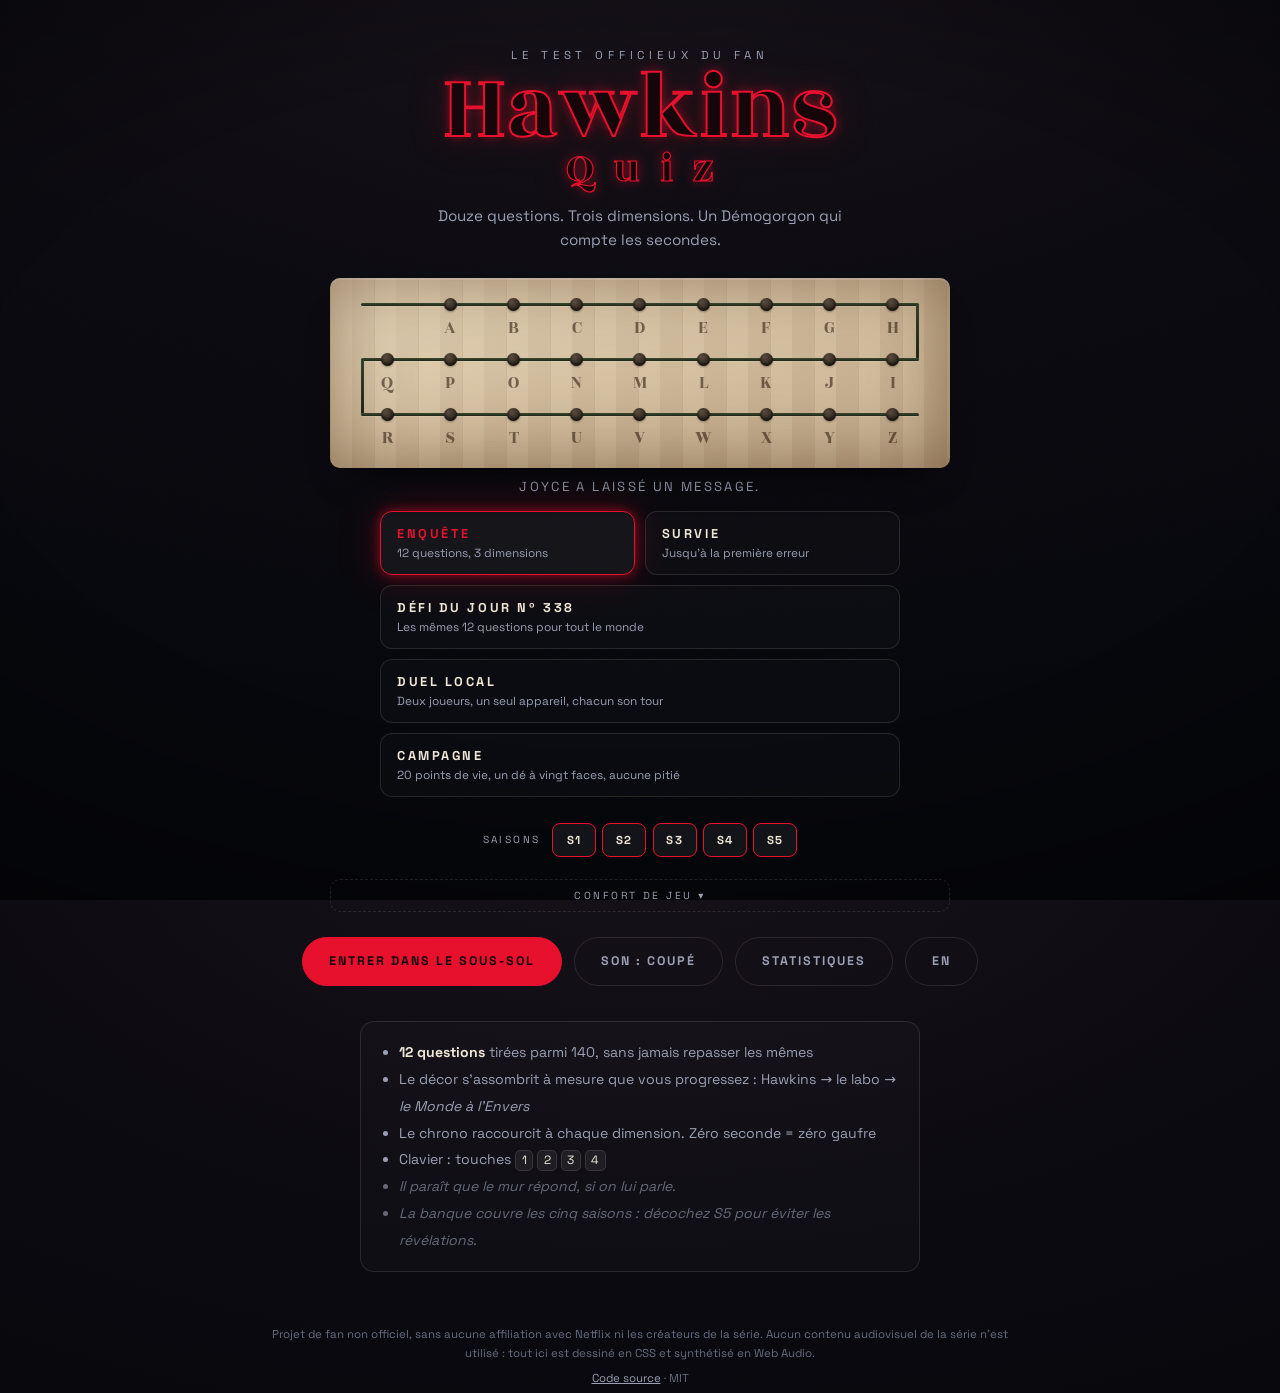
<file: index.html>
<!DOCTYPE html>
<html lang="fr">
<head>
<meta charset="utf-8">
<meta name="viewport" content="width=device-width, initial-scale=1, viewport-fit=cover">
<title>Hawkins Quiz — Testez votre niveau de fan</title>
<meta name="description" content="Douze questions, trois dimensions et un Démogorgon chronométré. Testez votre maîtrise de Stranger Things. Projet de fan non officiel.">
<meta name="color-scheme" content="dark">
<meta name="theme-color" content="#05060a">
<meta http-equiv="Content-Security-Policy" content="default-src 'self'; script-src 'self'; style-src 'self'; font-src 'self'; img-src 'self' data: blob:; connect-src 'self'; manifest-src 'self'; worker-src 'self'; base-uri 'none'; form-action 'none'; object-src 'none'">

<meta property="og:title" content="Hawkins Quiz — Testez votre niveau de fan">
<meta property="og:description" content="Douze questions, trois dimensions et un Démogorgon chronométré. Survivrez-vous au Monde à l'Envers ?">
<meta property="og:type" content="website">
<meta property="og:url" content="https://sebplace.github.io/hawkins-quiz/">
<meta property="og:locale" content="fr_FR">
<meta property="og:site_name" content="Hawkins Quiz">
<meta property="og:image" content="https://sebplace.github.io/hawkins-quiz/assets/og.png">
<meta property="og:image:width" content="1200">
<meta property="og:image:height" content="630">
<meta property="og:image:alt" content="Hawkins Quiz — un Démogorgon dessiné au trait rouge à côté du titre en néon.">
<meta name="twitter:card" content="summary_large_image">
<meta name="twitter:title" content="Hawkins Quiz — Testez votre niveau de fan">
<meta name="twitter:description" content="Douze questions, trois dimensions et un Démogorgon chronométré.">
<meta name="twitter:image" content="https://sebplace.github.io/hawkins-quiz/assets/og.png">
<link rel="canonical" href="https://sebplace.github.io/hawkins-quiz/">

<link rel="icon" href="data:image/svg+xml,<svg xmlns='http://www.w3.org/2000/svg' viewBox='0 0 100 100'><text y='.9em' font-size='90'>&#127851;</text></svg>">
<link rel="manifest" href="manifest.webmanifest">
<link rel="apple-touch-icon" href="assets/icon-192.png">
<meta name="mobile-web-app-capable" content="yes">
<meta name="apple-mobile-web-app-capable" content="yes">
<meta name="apple-mobile-web-app-status-bar-style" content="black-translucent">
<meta name="apple-mobile-web-app-title" content="Hawkins Quiz">
<link rel="preload" href="assets/fonts/rozhaone-400-latin.woff2" as="font" type="font/woff2" crossorigin>
<link rel="preload" href="assets/fonts/spacegrotesk-400-latin.woff2" as="font" type="font/woff2" crossorigin>
<link rel="stylesheet" href="assets/fonts.css?v=12">
<link rel="stylesheet" href="assets/styles.css?v=12">
</head>

<body class="phase-0">

<div class="grain" aria-hidden="true"></div>
<div class="spores" id="spores" aria-hidden="true"></div>
<div class="vignette" aria-hidden="true"></div>
<div class="strike" id="strike" aria-hidden="true"></div>

<div class="relay" id="relay" hidden>
  <p class="relay__kicker">Passez l'appareil</p>
  <p class="relay__who" id="relayWho">Joueur 2</p>
  <p class="relay__score" id="relayScore"></p>
  <button class="btn btn--primary" id="relayGo" type="button">Je suis prêt·e</button>
</div>

<div class="toast" id="toast" role="status" hidden>
  <span id="toastText"></span>
  <button class="toast__btn" id="toastAct" type="button"></button>
  <button class="toast__close" id="toastNo" type="button" aria-label="Fermer">×</button>
</div>

<main id="app">

  <!-- ============ INTRO ============ -->
  <section class="screen is-active" id="screen-intro" aria-labelledby="brandTitle">
    <header class="brand">
      <p class="brand__kicker">Le test officieux du fan</p>
      <h1 class="brand__title" id="brandTitle" tabindex="-1">
        <span class="brand__word">Hawkins</span>
        <span class="brand__word brand__word--sub">Quiz</span>
      </h1>
      <p class="brand__tag">Douze questions. Trois dimensions. Un Démogorgon qui compte les secondes.</p>
    </header>

    <div class="wall" id="wall" aria-hidden="true"></div>
    <p class="wall__caption" id="wallCaption">Joyce a laissé un message.</p>

    <button class="ud-toggle" id="udToggle" type="button" aria-pressed="false" hidden>
      <span class="ud-toggle__dot"></span><span id="udLabel">Mode Monde à l'Envers</span>
    </button>

    <p class="secrets" id="secrets" hidden></p>

    <div class="modes" role="group" aria-label="Mode de jeu">
      <button class="mode is-on" id="modeEnquete" type="button" aria-pressed="true">
        <b>Enquête</b><span>12 questions, 3 dimensions</span>
      </button>
      <button class="mode" id="modeSurvie" type="button" aria-pressed="false">
        <b>Survie</b><span>Jusqu'à la première erreur</span>
      </button>
      <button class="mode mode--wide" id="modeDefi" type="button" aria-pressed="false">
        <b id="defiTitle">Défi du jour</b><span id="defiSub">Les mêmes 12 questions pour tout le monde</span>
      </button>
      <button class="mode mode--wide" id="modeDuel" type="button" aria-pressed="false">
        <b>Duel local</b><span>Deux joueurs, un seul appareil, chacun son tour</span>
      </button>
      <button class="mode mode--wide" id="modeCampagne" type="button" aria-pressed="false">
        <b>Campagne</b><span>20 points de vie, un dé à vingt faces, aucune pitié</span>
      </button>
      <button class="mode mode--wide mode--revanche" id="modeRevanche" type="button" aria-pressed="false" hidden>
        <b>Revanche</b><span id="revancheSub">Vos propres erreurs, et rien d'autre</span>
      </button>
    </div>

    <p class="rival" id="rival" hidden></p>

    <p class="record" id="record" hidden></p>
    <p class="daystreak" id="dayStreak" hidden></p>

    <div class="seasons" role="group" aria-label="Saisons incluses dans le tirage">
      <span class="seasons__label">Saisons</span>
      <button class="season is-on" id="s1" data-s="1" type="button" aria-pressed="true">S1</button>
      <button class="season is-on" id="s2" data-s="2" type="button" aria-pressed="true">S2</button>
      <button class="season is-on" id="s3" data-s="3" type="button" aria-pressed="true">S3</button>
      <button class="season is-on" id="s4" data-s="4" type="button" aria-pressed="true">S4</button>
      <button class="season is-on" id="s5" data-s="5" type="button" aria-pressed="true">S5</button>
    </div>

    <details class="opts" id="opts">
      <summary class="opts__sum" id="optsSum">Confort de jeu</summary>
      <div class="opts__grid" role="group" aria-label="Confort de jeu">
        <button class="opt" id="optRelax" type="button" aria-pressed="false">
          <b>Sans chrono</b><span>Le Démogorgon patiente. Hors tableau d'honneur</span>
        </button>
        <button class="opt" id="optParty" type="button" aria-pressed="false">
          <b>Mode soirée</b><span>Gros texte, pour jouer à voix haute à plusieurs</span>
        </button>
        <button class="opt" id="optLisible" type="button" aria-pressed="false">
          <b>Police lisible</b><span>Sans fioriture, plus espacée, plus grande</span>
        </button>
        <button class="opt" id="optNoart" type="button" aria-pressed="false">
          <b>Sans devinette dessinée</b><span>Écarte les questions qui reposent sur une image</span>
        </button>
      </div>
    </details>

    <div class="intro__actions">
      <button class="btn btn--primary" id="btnStart" type="button">
        <span id="startLabel">Entrer dans le sous-sol</span>
      </button>
      <button class="btn btn--ghost" id="btnSound" type="button" aria-pressed="false">
        <span id="soundLabel">Son : coupé</span>
      </button>
      <button class="btn btn--ghost" id="btnStats" type="button">Statistiques</button>
      <button class="btn btn--ghost" id="btnLang" type="button" aria-label="Changer de langue">
        <span id="langLabel">EN</span>
      </button>
    </div>

    <ul class="rules">
      <li class="only-enquete"><b>12 questions</b> tirées parmi <span id="bankSize">140</span>, sans jamais repasser les mêmes</li>
      <li class="only-enquete only-normal">Le décor s'assombrit à mesure que vous progressez&nbsp;: Hawkins → le labo → <i>le Monde à l'Envers</i></li>
      <li class="only-enquete only-normal">Le chrono raccourcit à chaque dimension. Zéro seconde = zéro gaufre</li>
      <li class="only-enquete only-ud">Trois strates, <b>aucune sortie</b>&nbsp;: Hawkins noyé → le labo mort → chez lui</li>
      <li class="only-enquete only-ud">Chrono réduit de moitié&nbsp;: <b>15 s, 12 s, 10 s</b>. Les questions arrivent à l'envers</li>
      <li class="only-survie"><b>Une seule erreur</b> et la chasse s'arrête. Pas de deuxième chance</li>
      <li class="only-survie">Le chrono perd une demi-seconde à chaque question. Il ne remonte jamais</li>
      <li class="only-duel"><b>Six questions chacun</b>, en alternance. L'appareil passe de main en main</li>
      <li class="only-duel">Pas de jokers : à armes égales, ou pas de duel du tout</li>
      <li class="only-campagne"><b>20 points de vie.</b> Une erreur coûte 4, 6 ou 8 points selon le niveau</li>
      <li class="only-campagne">Un <b>dé à vingt faces</b> est lancé avant chaque question. Un 20 écarte deux réponses, un 1 divise le chrono par deux</li>
      <li class="only-campagne">La campagne s'arrête à zéro point de vie. Vingt questions tenues, et vous êtes sorti·e vivant·e</li>
      <li class="only-revanche"><b>Uniquement les questions que vous avez ratées</b>, tirées de votre carnet d'erreurs</li>
      <li class="only-revanche">Une bonne réponse raye la question du carnet. Une mauvaise l'y laisse</li>
      <li class="only-defi"><b>Les mêmes 12 questions pour tout le monde</b>, tirées par la date du jour</li>
      <li class="only-defi">Une seule tentative. Le filtre de saisons ne s'applique pas&nbsp;: tout le monde joue le même paquet</li>
      <li class="only-keys">Clavier&nbsp;: touches <kbd>1</kbd> <kbd>2</kbd> <kbd>3</kbd> <kbd>4</kbd></li>
      <li class="rules__hint">Il paraît que le mur répond, si on lui parle.</li>
      <li class="rules__hint">La banque couvre les cinq saisons&nbsp;: décochez S5 pour éviter les révélations.</li>
    </ul>
  </section>

  <!-- ============ QUIZ ============ -->
  <section class="screen" id="screen-quiz" aria-labelledby="qText">
    <div class="hud">
      <div class="hud__phase">
        <span class="dot" id="phaseDot"></span>
        <span id="phaseName">Hawkins, 1983</span>
      </div>
      <div class="hud__progress" id="progress">Question 1 / 12</div>
      <div class="hp" id="hp" hidden>
        <span class="hp__die" id="hpDie">20</span>
        <span class="hp__bar"><span class="hp__fill" id="hpFill"></span></span>
        <span class="hp__val" id="hpVal">20</span>
      </div>
      <button class="hud__score" id="scoreBtn" type="button" title="Gaufres Eggo">
        <span class="eggo" id="scoreIcon" aria-hidden="true">🧇</span><span id="score">0</span>
        <span class="hud__duel" id="duelScore" hidden></span>
      </button>
    </div>

    <!-- La chasse : le Démogorgon avance, vous reculez. -->
    <div class="hunt" id="hunt" role="timer" aria-label="Temps restant">
      <div class="hunt__track">
        <div class="hunt__fill" id="huntFill"></div>
        <div class="hunt__prey" aria-hidden="true"><span class="hunt__beam"></span><span class="hunt__body"></span></div>
        <div class="demo" id="demo" aria-hidden="true">
          <svg class="demo__svg" viewBox="0 0 56 66">
            <g class="demo__limbs">
              <path d="M25 48 C24 55 23 60 22 65" />
              <path d="M31 48 C32 55 33 60 34 65" />
              <path d="M24 30 C14 34 8 42 5 53" />
              <path d="M32 30 C42 34 48 42 51 53" />
            </g>
            <path class="demo__torso" d="M28 22 C21 29 20 40 24 49 L32 49 C36 40 35 29 28 22 Z" />
            <g class="demo__head">
              <path class="petal petal--1" d="M28 25 C21 18 21 8 28 2 C35 8 35 18 28 25 Z" />
              <path class="petal petal--2" d="M28 25 C21 18 21 8 28 2 C35 8 35 18 28 25 Z" />
              <path class="petal petal--3" d="M28 25 C21 18 21 8 28 2 C35 8 35 18 28 25 Z" />
              <path class="petal petal--4" d="M28 25 C21 18 21 8 28 2 C35 8 35 18 28 25 Z" />
              <path class="petal petal--5" d="M28 25 C21 18 21 8 28 2 C35 8 35 18 28 25 Z" />
            </g>
          </svg>
        </div>
      </div>
      <span class="hunt__val" id="timerVal">25</span>
    </div>

    <article class="card">
      <p class="card__level" id="qLevel">Niveau 1 — Sous-sol des Wheeler</p>
      <h2 class="card__q" id="qText" tabindex="-1">…</h2>

      <div class="art" id="art" hidden></div>
      <p class="art__note sr-only" id="artNote" hidden></p>

      <div class="choices" id="choices" role="group" aria-label="Réponses possibles"></div>

      <div class="chrono" id="chrono" hidden>
        <ol class="chrono__slots" id="chronoSlots" aria-live="polite"></ol>
        <div class="chrono__pool" id="chronoPool" role="group" aria-label="Moments à ordonner"></div>
        <p class="chrono__hint">
          Touchez les trois moments du plus ancien au plus récent.
          <button class="spell__back" id="chronoBack" type="button">Effacer</button>
        </p>
      </div>

      <div class="spell" id="spell" hidden>
        <div class="spell__slots" id="spellSlots" role="status" aria-live="polite"></div>
        <div class="wall wall--mini" id="wallQuiz" aria-hidden="true"></div>
        <p class="spell__hint">
          Composez la réponse sur le mur, ou tapez-la au clavier.
          <button class="spell__back" id="spellBack" type="button">Effacer</button>
        </p>
      </div>

      <div class="reveal" id="reveal" aria-live="polite"></div>

      <div class="jokers" id="jokers" role="group" aria-label="Jokers, un seul usage chacun">
        <button class="joker" id="joker5050" type="button">
          <span class="joker__ico">½</span>
          <span class="joker__lbl">Batte de Steve<i>Deux réponses en moins</i></span>
        </button>
        <button class="joker" id="jokerTime" type="button">
          <span class="joker__ico">‖</span>
          <span class="joker__lbl">Walkman de Max<i>Le chrono s'arrête</i></span>
        </button>
        <button class="joker" id="jokerAv" type="button">
          <span class="joker__ico">AV</span>
          <span class="joker__lbl">Radio Cerebro<i>L'avis du Club AV</i></span>
        </button>
      </div>
    </article>

    <button class="btn btn--primary btn--next" id="btnNext" type="button" hidden>Suivant</button>
    <div class="streak" id="streak" aria-hidden="true"></div>
  </section>

  <!-- ============ RESULT ============ -->
  <section class="screen" id="screen-result" aria-labelledby="rankName">
    <p class="result__kicker">Transmission terminée</p>
    <div class="wall" id="wallResult" aria-hidden="true"></div>
    <h2 class="result__rank" id="rankName" tabindex="-1">…</h2>
    <p class="result__line" id="rankLine">…</p>
    <p class="badge" id="badge" hidden></p>
    <p class="rival rival--result" id="rivalResult" hidden></p>
    <p class="marks" id="marks" aria-label="Détail des réponses"></p>

    <div class="initials" id="initials" hidden>
      <p class="initials__title">Vous entrez au tableau d'honneur</p>
      <div class="initials__slots" id="iniSlots" aria-live="polite"></div>
      <p class="initials__hint">Tapez trois lettres sur le mur, là-haut.</p>
      <div class="initials__actions">
        <button class="btn btn--ghost" id="iniBack" type="button">Effacer</button>
        <button class="btn btn--primary" id="iniOk" type="button" disabled>Graver</button>
      </div>
    </div>

    <div class="stats" id="stats"></div>
    <div class="board" id="board" hidden></div>

    <div class="result__actions">
      <button class="btn btn--primary" id="btnReplay" type="button">Rejouer</button>
      <button class="btn btn--ghost" id="btnShare" type="button">Copier mon score</button>
      <button class="btn btn--ghost" id="btnCard" type="button">Carte à partager</button>
    </div>
  </section>
  <!-- ============ STATISTIQUES ============ -->
  <section class="screen" id="screen-stats" aria-labelledby="statsTitle">
    <p class="result__kicker">Dossier personnel</p>
    <h2 class="stats__title" id="statsTitle" tabindex="-1">Vos statistiques</h2>
    <div id="statsBody"></div>
    <div class="result__actions">
      <button class="btn btn--primary" id="btnStatsBack" type="button">Retour</button>
      <button class="btn btn--ghost" id="btnWipe" type="button">Effacer mes données</button>
    </div>
  </section>

</main>

<footer class="foot">
  <p>Projet de fan non officiel, sans aucune affiliation avec Netflix ni les créateurs de la série. Aucun contenu audiovisuel de la série n'est utilisé&nbsp;: tout ici est dessiné en CSS et synthétisé en Web&nbsp;Audio.</p>
  <p><a href="https://github.com/sebplace/hawkins-quiz">Code source</a> · MIT</p>
</footer>

<script src="assets/core.js?v=12"></script>
<script src="assets/i18n.js?v=12"></script>
<script src="assets/i18n.nl.js?v=12"></script>
<script src="assets/art.js?v=12"></script>
<script src="assets/questions.js?v=12"></script>
<script src="assets/questions.en.js?v=12"></script>
<script src="assets/questions.nl.js?v=12"></script>
<script src="assets/app.js?v=12"></script>
</body>
</html>
</file>
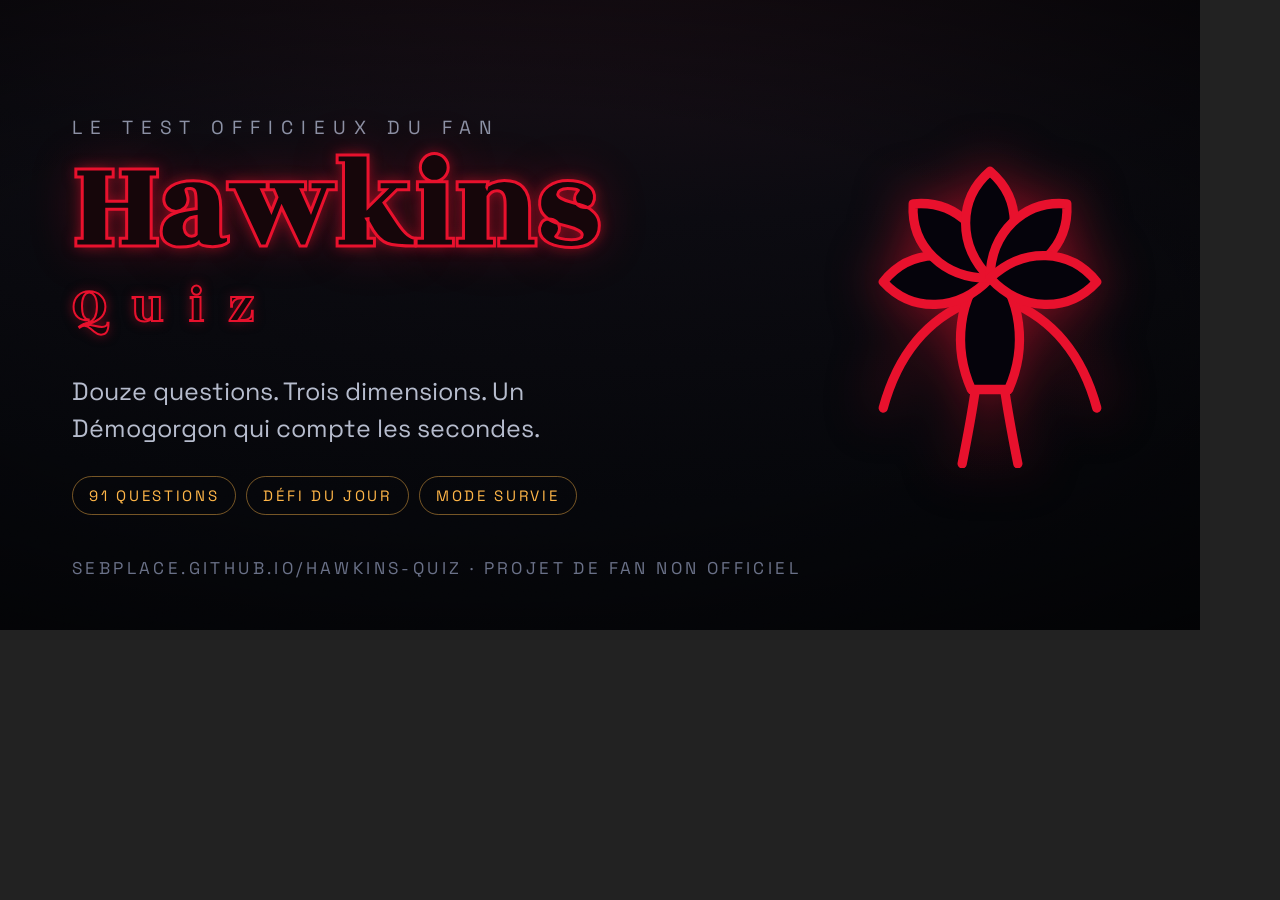
<file: tools/og-template.html>
<!DOCTYPE html>
<html lang="fr"><head><meta charset="utf-8">
<link href="https://fonts.googleapis.com/css2?family=Rozha+One&family=Space+Grotesk:wght@400;500;700&display=swap" rel="stylesheet">
<style>
  * { box-sizing: border-box; }
  html, body { margin: 0; background: #222; }
  #og {
    position: relative; width: 1200px; height: 630px; overflow: hidden;
    font-family: "Space Grotesk", sans-serif; color: #efe6d6;
    background: radial-gradient(120% 100% at 50% -20%, #1f1018 0%, #0b0a10 55%, #05060a 100%);
    display: grid; grid-template-columns: 1fr 420px; align-items: center;
  }
  .grain {
    position: absolute; inset: 0; opacity: .06; mix-blend-mode: overlay;
    background-image: url("data:image/svg+xml,%3Csvg xmlns='http://www.w3.org/2000/svg' width='140' height='140'%3E%3Cfilter id='n'%3E%3CfeTurbulence type='fractalNoise' baseFrequency='.85' numOctaves='3'/%3E%3C/filter%3E%3Crect width='140' height='140' filter='url(%23n)'/%3E%3C/svg%3E");
  }
  .vig { position: absolute; inset: 0; background: radial-gradient(110% 80% at 40% 50%, transparent 40%, rgba(0,0,0,.75) 100%); }
  .left { position: relative; padding: 0 0 0 72px; }
  .kicker { font-size: 19px; letter-spacing: .42em; text-transform: uppercase; color: #8c92a6; margin: 0 0 14px; }
  .title {
    font-family: "Rozha One", Georgia, serif; font-size: 128px; line-height: .86; margin: 0;
    color: #16060a; -webkit-text-stroke: 3px #e8112d;
    text-shadow: 0 0 14px rgba(232,17,45,.6), 0 0 50px rgba(232,17,45,.32);
  }
  .sub {
    font-family: "Rozha One", Georgia, serif; font-size: 52px; letter-spacing: .46em;
    margin: 4px 0 0; color: #16060a; -webkit-text-stroke: 2px #e8112d;
    text-shadow: 0 0 12px rgba(232,17,45,.55);
  }
  .tag { font-size: 25px; line-height: 1.5; color: #b6bccd; margin: 30px 0 0; max-width: 30ch; }
  .chips { display: flex; gap: 10px; margin-top: 28px; }
  .chip {
    font-size: 15px; letter-spacing: .18em; text-transform: uppercase; color: #ffb648;
    border: 1px solid rgba(255,182,72,.45); border-radius: 999px; padding: 9px 16px;
  }
  .right { position: relative; display: grid; place-items: center; }
  .demo { width: 260px; filter: drop-shadow(0 0 26px rgba(232,17,45,.55)); }
  .demo path { fill: none; stroke: #e8112d; stroke-width: 2; stroke-linecap: round; stroke-linejoin: round; }
  .demo .solid { fill: #05030b; }
  .foot {
    position: absolute; left: 72px; bottom: 34px; font-size: 17px; letter-spacing: .2em;
    text-transform: uppercase; color: #6a7188;
  }
</style></head><body>

<div id="og">
  <div class="grain"></div><div class="vig"></div>

  <div class="left">
    <p class="kicker">Le test officieux du fan</p>
    <h1 class="title">Hawkins</h1>
    <p class="sub">Quiz</p>
    <p class="tag">Douze questions. Trois dimensions. Un Démogorgon qui compte les secondes.</p>
    <div class="chips"><span class="chip">91 questions</span><span class="chip">Défi du jour</span><span class="chip">Mode Survie</span></div>
  </div>

  <div class="right">
    <svg class="demo" viewBox="0 0 56 66">
      <path d="M25 48 C24 55 23 60 22 65" />
      <path d="M31 48 C32 55 33 60 34 65" />
      <path d="M24 30 C14 34 8 42 5 53" />
      <path d="M32 30 C42 34 48 42 51 53" />
      <path class="solid" d="M28 22 C21 29 20 40 24 49 L32 49 C36 40 35 29 28 22 Z" />
      <path class="solid" transform="rotate(-92 28 25)" d="M28 25 C21 18 21 8 28 2 C35 8 35 18 28 25 Z" />
      <path class="solid" transform="rotate(-46 28 25)" d="M28 25 C21 18 21 8 28 2 C35 8 35 18 28 25 Z" />
      <path class="solid" d="M28 25 C21 18 21 8 28 2 C35 8 35 18 28 25 Z" />
      <path class="solid" transform="rotate(46 28 25)" d="M28 25 C21 18 21 8 28 2 C35 8 35 18 28 25 Z" />
      <path class="solid" transform="rotate(92 28 25)" d="M28 25 C21 18 21 8 28 2 C35 8 35 18 28 25 Z" />
    </svg>
  </div>

  <p class="foot">sebplace.github.io/hawkins-quiz · projet de fan non officiel</p>
</div>

</body></html>
</file>
<file: assets/fonts.css>
/* Polices auto-hébergées — sous-ensembles latin et latin-ext extraits de Google Fonts.
   Rozha One et Space Grotesk sont sous licence SIL Open Font License 1.1.
   Grâce à unicode-range, un lecteur francophone ne télécharge que les fichiers latin. */

/* Rozha One 400 — latin-ext */
@font-face {
  font-family: 'Rozha One';
  font-style: normal;
  font-weight: 400;
  font-display: swap;
  src: url('fonts/rozhaone-400-latin-ext.woff2') format('woff2');
  unicode-range: U+0100-02BA, U+02BD-02C5, U+02C7-02CC, U+02CE-02D7, U+02DD-02FF, U+0304, U+0308, U+0329, U+1D00-1DBF, U+1E00-1E9F, U+1EF2-1EFF, U+2020, U+20A0-20AB, U+20AD-20C0, U+2113, U+2C60-2C7F, U+A720-A7FF;
}

/* Rozha One 400 — latin */
@font-face {
  font-family: 'Rozha One';
  font-style: normal;
  font-weight: 400;
  font-display: swap;
  src: url('fonts/rozhaone-400-latin.woff2') format('woff2');
  unicode-range: U+0000-00FF, U+0131, U+0152-0153, U+02BB-02BC, U+02C6, U+02DA, U+02DC, U+0304, U+0308, U+0329, U+2000-206F, U+20AC, U+2122, U+2191, U+2193, U+2212, U+2215, U+FEFF, U+FFFD;
}

/* Space Grotesk 400 — latin-ext */
@font-face {
  font-family: 'Space Grotesk';
  font-style: normal;
  font-weight: 400;
  font-display: swap;
  src: url('fonts/spacegrotesk-400-latin-ext.woff2') format('woff2');
  unicode-range: U+0100-02BA, U+02BD-02C5, U+02C7-02CC, U+02CE-02D7, U+02DD-02FF, U+0304, U+0308, U+0329, U+1D00-1DBF, U+1E00-1E9F, U+1EF2-1EFF, U+2020, U+20A0-20AB, U+20AD-20C0, U+2113, U+2C60-2C7F, U+A720-A7FF;
}

/* Space Grotesk 400 — latin */
@font-face {
  font-family: 'Space Grotesk';
  font-style: normal;
  font-weight: 400;
  font-display: swap;
  src: url('fonts/spacegrotesk-400-latin.woff2') format('woff2');
  unicode-range: U+0000-00FF, U+0131, U+0152-0153, U+02BB-02BC, U+02C6, U+02DA, U+02DC, U+0304, U+0308, U+0329, U+2000-206F, U+20AC, U+2122, U+2191, U+2193, U+2212, U+2215, U+FEFF, U+FFFD;
}

/* Space Grotesk 500 — latin-ext */
@font-face {
  font-family: 'Space Grotesk';
  font-style: normal;
  font-weight: 500;
  font-display: swap;
  src: url('fonts/spacegrotesk-500-latin-ext.woff2') format('woff2');
  unicode-range: U+0100-02BA, U+02BD-02C5, U+02C7-02CC, U+02CE-02D7, U+02DD-02FF, U+0304, U+0308, U+0329, U+1D00-1DBF, U+1E00-1E9F, U+1EF2-1EFF, U+2020, U+20A0-20AB, U+20AD-20C0, U+2113, U+2C60-2C7F, U+A720-A7FF;
}

/* Space Grotesk 500 — latin */
@font-face {
  font-family: 'Space Grotesk';
  font-style: normal;
  font-weight: 500;
  font-display: swap;
  src: url('fonts/spacegrotesk-500-latin.woff2') format('woff2');
  unicode-range: U+0000-00FF, U+0131, U+0152-0153, U+02BB-02BC, U+02C6, U+02DA, U+02DC, U+0304, U+0308, U+0329, U+2000-206F, U+20AC, U+2122, U+2191, U+2193, U+2212, U+2215, U+FEFF, U+FFFD;
}

/* Space Grotesk 700 — latin-ext */
@font-face {
  font-family: 'Space Grotesk';
  font-style: normal;
  font-weight: 700;
  font-display: swap;
  src: url('fonts/spacegrotesk-700-latin-ext.woff2') format('woff2');
  unicode-range: U+0100-02BA, U+02BD-02C5, U+02C7-02CC, U+02CE-02D7, U+02DD-02FF, U+0304, U+0308, U+0329, U+1D00-1DBF, U+1E00-1E9F, U+1EF2-1EFF, U+2020, U+20A0-20AB, U+20AD-20C0, U+2113, U+2C60-2C7F, U+A720-A7FF;
}

/* Space Grotesk 700 — latin */
@font-face {
  font-family: 'Space Grotesk';
  font-style: normal;
  font-weight: 700;
  font-display: swap;
  src: url('fonts/spacegrotesk-700-latin.woff2') format('woff2');
  unicode-range: U+0000-00FF, U+0131, U+0152-0153, U+02BB-02BC, U+02C6, U+02DA, U+02DC, U+0304, U+0308, U+0329, U+2000-206F, U+20AC, U+2122, U+2191, U+2193, U+2212, U+2215, U+FEFF, U+FFFD;
}

/* Atkinson Hyperlegible — chargée uniquement quand le réglage « police lisible »
   est actif, grâce à la classe .lisible : sans elle, aucun de ces fichiers n'est
   demandé. Dessinée par le Braille Institute pour la basse vision. */
@font-face {
  font-family: 'Atkinson Hyperlegible';
  font-style: normal;
  font-weight: 400;
  font-display: swap;
  src: url('fonts/atkinson-400-latin-ext.woff2') format('woff2');
  unicode-range: U+0100-02BA, U+02BD-02C5, U+02C7-02CC, U+02CE-02D7, U+02DD-02FF, U+0304, U+0308, U+0329, U+1D00-1DBF, U+1E00-1E9F, U+1EF2-1EFF, U+2020, U+20A0-20AB, U+20AD-20C0, U+2113, U+2C60-2C7F, U+A720-A7FF;
}

@font-face {
  font-family: 'Atkinson Hyperlegible';
  font-style: normal;
  font-weight: 400;
  font-display: swap;
  src: url('fonts/atkinson-400-latin.woff2') format('woff2');
  unicode-range: U+0000-00FF, U+0131, U+0152-0153, U+02BB-02BC, U+02C6, U+02DA, U+02DC, U+0304, U+0308, U+0329, U+2000-206F, U+20AC, U+2122, U+2191, U+2193, U+2212, U+2215, U+FEFF, U+FFFD;
}

@font-face {
  font-family: 'Atkinson Hyperlegible';
  font-style: normal;
  font-weight: 700;
  font-display: swap;
  src: url('fonts/atkinson-700-latin-ext.woff2') format('woff2');
  unicode-range: U+0100-02BA, U+02BD-02C5, U+02C7-02CC, U+02CE-02D7, U+02DD-02FF, U+0304, U+0308, U+0329, U+1D00-1DBF, U+1E00-1E9F, U+1EF2-1EFF, U+2020, U+20A0-20AB, U+20AD-20C0, U+2113, U+2C60-2C7F, U+A720-A7FF;
}

@font-face {
  font-family: 'Atkinson Hyperlegible';
  font-style: normal;
  font-weight: 700;
  font-display: swap;
  src: url('fonts/atkinson-700-latin.woff2') format('woff2');
  unicode-range: U+0000-00FF, U+0131, U+0152-0153, U+02BB-02BC, U+02C6, U+02DA, U+02DC, U+0304, U+0308, U+0329, U+2000-206F, U+20AC, U+2122, U+2191, U+2193, U+2212, U+2215, U+FEFF, U+FFFD;
}
</file>
<file: assets/styles.css>
/* ==================================================================
   Hawkins Quiz — feuille de style
   Tout l'habillage est dessiné à la main : aucune image externe.
================================================================== */

:root {
  --void: #06070c;
  --ink: #0b0d15;
  --paper: #efe6d6;
  --blood: #e8112d;
  --blood-soft: #ff4b4b;
  --amber: #ffb648;
  --teal: #38d9c4;
  --violet: #8a6bff;

  --bg: #08090f;
  --bg-2: #10121d;
  --fg: #efe6d6;
  --muted: #9aa0b4;
  --accent: #e8112d;
  --accent-2: #ffb648;
  --line: rgba(239, 230, 214, .12);

  --glow: 0 0 12px rgba(232, 17, 45, .55), 0 0 42px rgba(232, 17, 45, .25);
  --radius: 14px;
  --ease: cubic-bezier(.22, 1, .36, 1);
  --tilt: 0deg;
  --hue: 0deg;
}

/* ---------- Thèmes par phase ---------- */
body.phase-1 { --bg: #0b0a10; --bg-2: #17121a; --accent: #e8112d; --accent-2: #ffb648; }
body.phase-2 { --bg: #04100d; --bg-2: #0a1c18; --accent: #2ee6a8; --accent-2: #7ef9d0; --fg: #dff7ee;
  --glow: 0 0 12px rgba(46, 230, 168, .5), 0 0 42px rgba(46, 230, 168, .2); }
body.phase-3 { --bg: #06030c; --bg-2: #0e0718; --accent: #b14cff; --accent-2: #ff3b7b; --fg: #e6dcf5;
  --glow: 0 0 14px rgba(177, 76, 255, .55), 0 0 50px rgba(177, 76, 255, .25); --tilt: -1.1deg; }

/* ---------- Mode Monde à l'Envers : tout le jeu bascule ---------- */
body.ud.phase-1 { --bg: #07030e; --bg-2: #140a26; --accent: #7a3cff; --accent-2: #ff4d8d; --fg: #e4d9f7;
  --glow: 0 0 13px rgba(122, 60, 255, .5), 0 0 44px rgba(122, 60, 255, .22); --tilt: -.55deg; }
body.ud.phase-2 { --bg: #060310; --bg-2: #11072a; --accent: #9b3cff; --accent-2: #ff3b7b; --fg: #e4dcf7;
  --glow: 0 0 14px rgba(155, 60, 255, .55), 0 0 46px rgba(155, 60, 255, .24); --tilt: -1.1deg; }
body.ud.phase-3 { --bg: #04010a; --bg-2: #0c0420; --accent: #c74cff; --accent-2: #ff2f6d; --fg: #ece2fb;
  --glow: 0 0 16px rgba(199, 76, 255, .6), 0 0 56px rgba(199, 76, 255, .3); --tilt: -1.9deg; }

* { box-sizing: border-box; }

[hidden] { display: none !important; }

/* Le focus déplacé par le script ne doit pas dessiner un cadre au clic. */
[tabindex="-1"]:focus { outline: none; }
[tabindex="-1"]:focus-visible { outline: 2px solid var(--accent-2); outline-offset: 6px; border-radius: 4px; }

html { -webkit-text-size-adjust: 100%; }

html, body { height: 100%; }

body {
  margin: 0;
  font-family: "Space Grotesk", ui-sans-serif, system-ui, sans-serif;
  color: var(--fg);
  background:
    radial-gradient(120% 90% at 50% -10%, var(--bg-2) 0%, var(--bg) 55%, var(--void) 100%);
  min-height: 100svh;
  display: flex;
  flex-direction: column;
  align-items: center;
  overflow-x: hidden;
  -webkit-tap-highlight-color: transparent;
  transition: background 1.1s var(--ease), color .8s var(--ease);
}

button { touch-action: manipulation; -webkit-tap-highlight-color: transparent; }

/* ---------- Calques d'ambiance ---------- */
.grain, .vignette, .spores {
  position: fixed; inset: 0; pointer-events: none; z-index: 2;
}
.grain {
  opacity: .05; mix-blend-mode: overlay;
  background-image: url("data:image/svg+xml,%3Csvg xmlns='http://www.w3.org/2000/svg' width='140' height='140'%3E%3Cfilter id='n'%3E%3CfeTurbulence type='fractalNoise' baseFrequency='.85' numOctaves='3'/%3E%3C/filter%3E%3Crect width='140' height='140' filter='url(%23n)'/%3E%3C/svg%3E");
}
.vignette {
  background: radial-gradient(115% 85% at 50% 45%, transparent 45%, rgba(0, 0, 0, .72) 100%);
  transition: opacity .8s var(--ease);
}
body.phase-2 .vignette { background: radial-gradient(115% 85% at 50% 45%, transparent 35%, rgba(0, 12, 8, .85) 100%); }
body.phase-3 .vignette { background: radial-gradient(100% 75% at 50% 45%, transparent 22%, rgba(4, 0, 10, .94) 100%); }
body.ud .vignette { background: radial-gradient(96% 72% at 50% 45%, transparent 16%, rgba(3, 0, 8, .95) 100%); }
body.ud .vignette { animation: breathe 6s ease-in-out infinite; }
@keyframes breathe { 50% { opacity: .78; } }

/* Scanlines CRT à partir du labo */
body.phase-2::after, body.phase-3::after, body.ud::after {
  content: ""; position: fixed; inset: 0; z-index: 3; pointer-events: none; opacity: .3;
  background: repeating-linear-gradient(to bottom, rgba(255, 255, 255, .045) 0 1px, transparent 1px 3px);
}

/* Spores du Monde à l'Envers */
.spores { opacity: 0; transition: opacity 1.4s var(--ease); z-index: 1; }
body.phase-3 .spores, body.ud .spores { opacity: 1; }
.spore {
  position: absolute; border-radius: 50%;
  background: radial-gradient(circle at 35% 35%, #fff, rgba(200, 170, 255, .55) 45%, transparent 70%);
  filter: blur(.4px);
  animation: drift linear infinite;
}
@keyframes drift {
  from { transform: translate3d(0, 110svh, 0) scale(.7); opacity: 0; }
  10%  { opacity: .85; }
  90%  { opacity: .6; }
  to   { transform: translate3d(30px, -12svh, 0) scale(1.15); opacity: 0; }
}

/* ---------- Structure ---------- */
#app {
  position: relative; z-index: 4;
  width: min(760px, 100% - 2rem);
  margin-inline: auto;
  padding: clamp(1.5rem, 4vw, 3rem) 0 1rem;
  padding-left: env(safe-area-inset-left);
  padding-right: env(safe-area-inset-right);
  flex: 1;
  display: flex; flex-direction: column; justify-content: center;
  transform: rotate(var(--tilt));
  transition: transform 1.2s var(--ease);
}

.screen { display: none; animation: fadeUp .55s var(--ease) both; }
.screen.is-active { display: block; }
@keyframes fadeUp { from { opacity: 0; transform: translateY(14px); } to { opacity: 1; transform: none; } }

/* ---------- Titre ---------- */
.brand { text-align: center; margin-bottom: 1.4rem; }
.brand__kicker {
  margin: 0 0 .4rem; font-size: .72rem; letter-spacing: .42em; text-transform: uppercase;
  color: var(--muted);
}
.brand__title {
  margin: 0; font-family: "Rozha One", Georgia, serif; font-weight: 400;
  line-height: .85; letter-spacing: .01em;
  display: flex; flex-direction: column; align-items: center; gap: .1em;
}
.brand__word {
  font-size: clamp(3rem, 12vw, 6rem);
  color: #16060a;
  -webkit-text-stroke: 2px var(--accent);
  text-shadow: var(--glow);
  animation: flicker 7s steps(1) infinite;
}
.brand__word--sub {
  font-size: clamp(1.6rem, 5.5vw, 2.6rem);
  letter-spacing: .48em; text-indent: .48em;
  -webkit-text-stroke: 1.2px var(--accent);
  animation-delay: 1.3s;
}
.brand__title { cursor: pointer; -webkit-user-select: none; user-select: none; }
@keyframes flicker {
  0%, 42%, 46%, 58%, 100% { opacity: 1; }
  43%, 57% { opacity: .72; }
  44% { opacity: .35; }
}
.brand__tag {
  margin: 1rem auto 0; max-width: 46ch; color: var(--muted);
  font-size: .95rem; line-height: 1.6;
}

/* ---------- Mur d'alphabet ---------- */
.wall {
  --bulb: 13px;
  position: relative;
  margin: 1.6rem auto .6rem;
  padding: 1.1rem clamp(.6rem, 3vw, 1.6rem) .9rem;
  max-width: 620px;
  border-radius: 10px;
  background:
    repeating-linear-gradient(90deg, rgba(92, 58, 24, .10) 0 1px, transparent 1px 44px),
    repeating-linear-gradient(90deg, rgba(255, 240, 210, .16) 0 22px, transparent 22px 44px),
    linear-gradient(165deg, #e2d2b6, #c9b394 60%, #bda587);
  box-shadow: inset 0 0 70px rgba(70, 38, 12, .5), inset 0 2px 0 rgba(255, 250, 235, .35), 0 22px 45px -28px #000;
}
body.phase-3 .wall { filter: saturate(.35) brightness(.55) hue-rotate(230deg); }
/* En mode Monde à l'Envers, le mur de l'intro reste assez clair pour rester jouable. */
body.ud #wall { filter: saturate(.5) brightness(.6) hue-rotate(208deg) contrast(1.3); }
/* Le mur du verdict reste lisible : c'est le moment de récompense. */
body.phase-3 #wallResult, body.ud #wallResult { filter: saturate(.8) brightness(.85) hue-rotate(195deg); }
/* Le mur de jeu sert à répondre : il ne doit jamais devenir illisible. */
body.phase-3 #wallQuiz, body.ud #wallQuiz { filter: saturate(.9) brightness(.95) hue-rotate(196deg); }

.wall__row {
  position: relative;
  display: grid;
  grid-template-columns: repeat(9, minmax(0, 1fr));
  justify-items: center;
  margin-bottom: .45rem;
}
.wall__row:last-child { margin-bottom: 0; }

/* Le fil électrique qui zigzague derrière les ampoules.
   `2px` compense le padding haut des cellules, pour que le fil traverse
   exactement le centre des ampoules. */
.wall__row::before {
  content: ""; position: absolute; left: 1%; right: 1%;
  top: calc(2px + var(--bulb) / 2 - 1.5px); height: 3px; border-radius: 2px;
  background: linear-gradient(#3a4a2c, #1e2616);
  box-shadow: 0 1px 0 rgba(255, 255, 255, .1);
  z-index: 0;
}
.wall__row:nth-child(1)::after, .wall__row:nth-child(2)::after {
  content: ""; position: absolute; width: 3px; border-radius: 2px;
  top: calc(2px + var(--bulb) / 2); height: calc(100% + .45rem);
  background: linear-gradient(#33412a, #1e2616);
  z-index: 0;
}
.wall__row:nth-child(1)::after { right: 1%; }
.wall__row:nth-child(2)::after { left: 1%; }

.wall__cell {
  position: relative; z-index: 1; text-align: center;
  display: block; width: 100%; min-height: 44px;
  padding: 2px 0 4px; border: 0; background: none; cursor: pointer;
  font: inherit; color: inherit;
  -webkit-user-select: none; user-select: none;
  border-radius: 8px;
  transition: background .18s;
}
.wall__cell:active { background: rgba(255, 255, 255, .18); }
.wall__cell:focus-visible { outline: 2px solid var(--accent); outline-offset: -2px; }
.wall--static .wall__cell { cursor: default; min-height: 0; }
/* La première rangée (A-H) n'a que 8 lettres : on la cale à droite pour que
   H tombe sous I, et que le fil descende bien dans la continuité. */
.wall__row:nth-child(1) .wall__cell:first-child { grid-column: 2; }
.wall__bulb {
  width: var(--bulb); height: var(--bulb); margin: 0 auto 4px; border-radius: 50%;
  background: radial-gradient(circle at 34% 30%, #5a4c3d, #2e251c 70%);
  box-shadow: inset 0 -2px 3px rgba(0, 0, 0, .55), 0 1px 2px rgba(0, 0, 0, .35);
  transition: background .16s linear, box-shadow .16s linear;
}
.wall__cell.on .wall__bulb {
  background: radial-gradient(circle at 34% 30%, #fff, var(--c) 55%);
  box-shadow: 0 0 9px var(--c), 0 0 26px var(--c), 0 0 48px rgba(255, 255, 255, .18);
}
.wall__cell.on .wall__letter { color: #2a1a10; text-shadow: 0 0 12px var(--c); }
.wall__letter {
  font-family: "Rozha One", Georgia, serif;
  font-size: clamp(.78rem, 2.4vw, 1.1rem);
  color: rgba(48, 30, 16, .6);
  transition: color .16s linear, text-shadow .16s linear;
}
.wall__caption {
  text-align: center; color: var(--muted); font-size: .82rem;
  letter-spacing: .18em; text-transform: uppercase; min-height: 1.2em; margin: 0 0 1rem;
  transition: color .3s;
}
.wall__caption.is-composing { color: var(--accent-2); letter-spacing: .5em; }

/* ---------- Bascule Monde à l'Envers ---------- */
.ud-toggle {
  display: flex; align-items: center; gap: .6rem; margin: 0 auto 1rem;
  font: inherit; font-size: .7rem; letter-spacing: .2em; text-transform: uppercase;
  padding: .6rem 1.1rem; border-radius: 999px; cursor: pointer;
  border: 1px dashed var(--line); background: rgba(255, 255, 255, .02); color: var(--muted);
  transition: color .25s, border-color .25s, box-shadow .25s;
}
.ud-toggle__dot {
  width: 8px; height: 8px; border-radius: 50%;
  background: #3a3f52; transition: background .25s, box-shadow .25s;
}
.ud-toggle[aria-pressed="true"] {
  color: var(--fg); border-style: solid; border-color: var(--accent); box-shadow: var(--glow);
}
.ud-toggle[aria-pressed="true"] .ud-toggle__dot { background: var(--accent); box-shadow: 0 0 10px var(--accent); }

/* ---------- Compteur de secrets ---------- */
.secrets {
  text-align: center; margin: 0 auto 1.4rem; font-size: .68rem;
  letter-spacing: .2em; text-transform: uppercase; color: var(--muted);
}
.secrets i { font-style: normal; opacity: .28; margin-left: .18em; }
.secrets i.on { opacity: 1; }

/* ---------- Boutons ---------- */
.btn {
  font: inherit; font-weight: 700; letter-spacing: .16em; text-transform: uppercase;
  font-size: .78rem; padding: .95rem 1.6rem; border-radius: 999px; cursor: pointer;
  border: 1px solid var(--accent); background: transparent; color: var(--fg);
  transition: transform .18s var(--ease), box-shadow .25s var(--ease), background .25s var(--ease), color .25s;
}
.btn:hover { transform: translateY(-2px); box-shadow: var(--glow); }
.btn:active { transform: translateY(0) scale(.97); }
.btn:focus-visible { outline: 2px solid var(--accent-2); outline-offset: 3px; }
.btn--primary { background: var(--accent); color: #12060a; border-color: var(--accent); }
body.phase-2 .btn--primary, body.phase-3 .btn--primary { color: #05100d; }
body.ud .btn--primary { color: #0a0316; }
.btn--ghost { border-color: var(--line); color: var(--muted); }
.btn--ghost:hover { color: var(--fg); border-color: var(--accent); }
.btn--next { display: block; margin: 1.4rem auto 0; }

/* Pas d'état survol sur les écrans tactiles : il resterait collé après le tap. */
@media (hover: none) {
  .btn:hover, .choice:hover:not(:disabled) { transform: none; box-shadow: none; background: rgba(255, 255, 255, .03); }
  .btn--primary:hover { background: var(--accent); }
  .only-keys { display: none; }
}

.intro__actions { display: flex; gap: .8rem; justify-content: center; flex-wrap: wrap; }

.rules {
  margin: 2.2rem auto 0; padding: 1.1rem 1.4rem 1.1rem 2.4rem; max-width: 560px;
  border: 1px solid var(--line); border-radius: var(--radius);
  background: rgba(255, 255, 255, .02);
  color: var(--muted); font-size: .88rem; line-height: 1.9;
}
.rules b { color: var(--fg); }
.rules__hint { color: rgba(154, 160, 180, .62); font-style: italic; }
.only-ud { display: none; }
body.ud .only-ud { display: list-item; }
body.ud .only-normal { display: none; }
kbd {
  font: inherit; font-size: .75rem; padding: .1em .45em; border-radius: 5px;
  border: 1px solid var(--line); background: rgba(255, 255, 255, .06); color: var(--fg);
}

/* ---------- HUD ---------- */
.hud {
  display: flex; align-items: center; justify-content: space-between; gap: 1rem;
  font-size: .74rem; letter-spacing: .2em; text-transform: uppercase; color: var(--muted);
  margin-bottom: .9rem;
}
.hud__phase { display: flex; align-items: center; gap: .55rem; color: var(--fg); }
.dot {
  width: 9px; height: 9px; border-radius: 50%; background: var(--accent);
  box-shadow: 0 0 10px var(--accent); animation: pulse 1.8s ease-in-out infinite;
}
@keyframes pulse { 50% { opacity: .35; transform: scale(.78); } }
.hud__score {
  display: flex; align-items: center; gap: .4rem; color: var(--fg);
  font: inherit; font-size: .95rem; letter-spacing: 0;
  border: 0; background: none; padding: .3rem .2rem; cursor: pointer; border-radius: 8px;
}
.hud__score:focus-visible { outline: 2px solid var(--accent); outline-offset: 2px; }
.eggo { font-size: 1.1rem; filter: saturate(1.2); transition: transform .2s var(--ease); }
.hud__score:active .eggo { transform: scale(1.35) rotate(-12deg); }

/* ---------- Timer ---------- */
/* ---------- La chasse : le Démogorgon avance ---------- */
.hunt { position: relative; margin-bottom: 2rem; }
.hunt__track {
  position: relative; height: 44px; border-radius: 10px;
  background:
    linear-gradient(180deg, rgba(255, 255, 255, .04), transparent 60%),
    linear-gradient(90deg, #000 0%, rgba(0, 0, 0, .55) 100%);
  border: 1px solid var(--line);
}
.hunt__fill {
  position: absolute; inset: 0; border-radius: 9px; transform-origin: right center;
  background: linear-gradient(90deg, transparent, rgba(255, 214, 120, .11));
}
/* La proie : une lampe torche braquée vers l'obscurité. */
.hunt__prey { position: absolute; right: 9px; bottom: 8px; z-index: 2; }
.hunt__body {
  position: absolute; right: 0; bottom: 0; width: 5px; height: 18px; border-radius: 3px;
  background: linear-gradient(var(--fg), rgba(255, 255, 255, .2));
}
.hunt__beam {
  position: absolute; right: 5px; bottom: 5px;
  width: 0; height: 0;
  border-top: 9px solid transparent; border-bottom: 9px solid transparent;
  border-right: 34px solid rgba(255, 214, 120, .3);
  filter: blur(2px);
}
/* Le monstre : `--p` va de 0 (loin) à 1 (sur vous). */
.demo {
  position: absolute; bottom: 1px; left: calc(var(--p, 0) * 100%);
  margin-left: calc(var(--p, 0) * -42px);
  width: 38px; height: 52px; z-index: 1;
  transition: filter .4s var(--ease);
  animation: stalk 1.4s ease-in-out infinite;
}
@keyframes stalk { 50% { transform: translateY(-2px) rotate(1.5deg); } }
.demo__svg { width: 100%; height: 100%; display: block; }
.demo__torso { fill: #04030a; stroke: var(--accent); stroke-width: 2; stroke-linejoin: round; }
.demo__limbs path { fill: none; stroke: var(--accent); stroke-width: 2; stroke-linecap: round; }
.demo .petal {
  fill: #06040c; stroke: var(--accent); stroke-width: 1.8; stroke-linejoin: round;
  transform: rotate(var(--a)); transform-box: view-box; transform-origin: 28px 25px;
  transition: transform .5s var(--ease);
}
/* Angles fermé / ouvert de chaque pétale, en classes plutôt qu'en style
   attribut : une CSP stricte interdit les styles en ligne. */
.petal--1 { --a: -18deg; --o: -92deg; }
.petal--2 { --a: -9deg;  --o: -46deg; }
.petal--3 { --a: 0deg;   --o: 0deg; }
.petal--4 { --a: 9deg;   --o: 46deg; }
.petal--5 { --a: 18deg;  --o: 92deg; }
.hunt.is-close .demo .petal { transform: rotate(var(--o)); }
.hunt.is-close .demo {
  filter: drop-shadow(0 0 10px var(--accent));
  animation: lurch .3s steps(2) infinite;
}
@keyframes lurch { 50% { transform: translateY(-3px) rotate(-4deg) scale(1.06); } }
.hunt.is-caught .demo { animation: pounce .55s var(--ease) forwards; }
@keyframes pounce { to { transform: scale(3) translate(12px, 6px); opacity: 0; } }

.hunt__val {
  position: absolute; right: 2px; top: 48px;
  font-size: .68rem; letter-spacing: .16em; color: var(--muted);
  font-variant-numeric: tabular-nums;
}
.hunt__val::after { content: " s"; }
.hunt.is-close .hunt__val { color: var(--accent); }

/* Flash rouge quand le chrono vous rattrape */
.strike {
  position: fixed; inset: 0; z-index: 8; pointer-events: none; opacity: 0;
  background: radial-gradient(circle at 50% 45%, rgba(255, 40, 40, .5), transparent 65%);
}
.strike.is-on { animation: strike .55s var(--ease); }
@keyframes strike { 0% { opacity: 0; } 15% { opacity: 1; } 100% { opacity: 0; } }

/* ---------- Sélecteur de mode ---------- */
.modes {
  display: grid; grid-template-columns: 1fr 1fr; gap: .6rem;
  max-width: 520px; margin: 0 auto 1rem;
}
.mode {
  font: inherit; text-align: left; cursor: pointer;
  padding: .8rem 1rem; border-radius: 12px;
  border: 1px solid var(--line); background: rgba(255, 255, 255, .02); color: var(--muted);
  transition: border-color .2s, color .2s, background .2s, box-shadow .25s;
}
.mode b {
  display: block; font-size: .8rem; letter-spacing: .2em; text-transform: uppercase;
  color: var(--fg); margin-bottom: .2rem;
}
.mode span { font-size: .74rem; line-height: 1.4; display: block; }
.mode.is-on { border-color: var(--accent); background: rgba(255, 255, 255, .05); box-shadow: var(--glow); }
.mode.is-on b { color: var(--accent); }
.mode:focus-visible { outline: 2px solid var(--accent-2); outline-offset: 2px; }

.record {
  text-align: center; margin: 0 auto 1.4rem; font-size: .7rem;
  letter-spacing: .2em; text-transform: uppercase; color: var(--muted);
}
.record b { color: var(--accent-2); }

.only-survie { display: none; }
body.mode-survie .only-survie { display: list-item; }
body.mode-survie .only-enquete { display: none; }
.only-defi { display: none; }
body.mode-defi .only-defi { display: list-item; }
body.mode-defi .only-enquete, body.mode-defi .only-survie { display: none; }
body.mode-defi .seasons { opacity: .35; pointer-events: none; }
.only-duel { display: none; }
body.mode-duel .only-duel { display: list-item; }
body.mode-duel .only-enquete, body.mode-duel .only-survie, body.mode-duel .only-defi { display: none; }
.only-campagne { display: none; }
body.mode-campagne .only-campagne { display: list-item; }
body.mode-campagne .only-enquete, body.mode-campagne .only-survie,
body.mode-campagne .only-defi, body.mode-campagne .only-duel { display: none; }
.only-revanche { display: none; }
body.mode-revanche .only-revanche { display: list-item; }
body.mode-revanche .only-enquete, body.mode-revanche .only-survie,
body.mode-revanche .only-defi, body.mode-revanche .only-duel,
body.mode-revanche .only-campagne { display: none; }
.modes { grid-template-areas: "a b" "c c" "d d" "e e" "f f"; }
.mode--wide { grid-area: c; }
#modeDuel { grid-area: d; }
#modeCampagne { grid-area: e; }
#modeRevanche { grid-area: f; }
.mode--done { border-style: dashed; }
.mode--done b { color: var(--accent-2) !important; }

/* ---------- Points de vie et dé de la campagne ---------- */
.hp { display: flex; align-items: center; gap: .5rem; }
.hp__die {
  flex: 0 0 auto; width: 28px; height: 28px; display: grid; place-items: center;
  font-size: .72rem; font-weight: 700; font-variant-numeric: tabular-nums;
  color: var(--accent-2); background: rgba(255, 255, 255, .07);
  clip-path: polygon(50% 0%, 93% 25%, 93% 75%, 50% 100%, 7% 75%, 7% 25%);
  transition: color .3s, background .3s;
}
.hp__die.is-crit { color: #05100d; background: #2ee6a8; }
.hp__die.is-fumble { color: #fff; background: var(--blood); }
.hp__die.is-rolling { animation: dieRoll .5s steps(6); }
@keyframes dieRoll { 50% { transform: rotate(180deg) scale(1.2); } }
.hp__bar {
  width: clamp(70px, 16vw, 130px); height: 8px; border-radius: 99px;
  background: rgba(255, 255, 255, .09); overflow: hidden;
}
.hp__fill {
  display: block; height: 100%; width: 100%; border-radius: 99px;
  background: linear-gradient(90deg, var(--accent), var(--accent-2));
  transform-origin: left center;
  transition: transform .5s var(--ease), background .4s;
}
.hp__fill.is-low { background: linear-gradient(90deg, #e8112d, #ff7a2f); }
.hp__val { font-size: .8rem; font-variant-numeric: tabular-nums; color: var(--fg); }

/* ---------- Relais du duel ---------- */
.relay {
  position: fixed; inset: 0; z-index: 10; display: grid; place-content: center;
  text-align: center; gap: .4rem; padding: 2rem;
  background: radial-gradient(120% 90% at 50% 40%, var(--bg-2) 0%, var(--bg) 55%, #04040a 100%);
  animation: fadeUp .4s var(--ease) both;
}
.relay__kicker {
  margin: 0; font-size: .72rem; letter-spacing: .42em; text-transform: uppercase; color: var(--muted);
}
.relay__who {
  margin: .3rem 0 .2rem; font-family: "Rozha One", Georgia, serif; font-weight: 400;
  font-size: clamp(2.4rem, 10vw, 4.2rem); line-height: 1;
  color: #16060a; -webkit-text-stroke: 1.6px var(--accent); text-shadow: var(--glow);
}
.relay__score {
  margin: 0 0 1.8rem; font-size: .8rem; letter-spacing: .2em;
  text-transform: uppercase; color: var(--muted); font-variant-numeric: tabular-nums;
}
.relay .btn { justify-self: center; }

/* Score des deux joueurs dans le bandeau */
.hud__duel {
  display: flex; align-items: center; gap: .45rem;
  font-size: .9rem; font-variant-numeric: tabular-nums; color: var(--muted);
}
.hud__duel b { color: var(--fg); font-weight: 700; }
.hud__duel .is-turn { color: var(--accent); }

/* ---------- Filtre par saison ---------- */
.seasons {
  display: flex; align-items: center; justify-content: center; gap: .4rem;
  flex-wrap: wrap; margin: 0 auto 1.4rem;
}
.seasons__label {
  font-size: .64rem; letter-spacing: .24em; text-transform: uppercase;
  color: var(--muted); margin-right: .3rem;
}
.season {
  font: inherit; font-size: .72rem; font-weight: 700; letter-spacing: .12em;
  min-width: 44px; min-height: 34px; padding: .4rem .7rem; border-radius: 8px; cursor: pointer;
  border: 1px solid var(--line); background: rgba(255, 255, 255, .02); color: var(--muted);
  transition: color .2s, border-color .2s, background .2s;
}
.season.is-on { color: var(--fg); border-color: var(--accent); background: rgba(255, 255, 255, .06); }
.season:focus-visible { outline: 2px solid var(--accent-2); outline-offset: 2px; }

/* ---------- Confort de jeu ---------- */
.opts { width: min(620px, 100%); margin: 0 auto 1.6rem; }
.opts__sum {
  list-style: none; cursor: pointer; text-align: center;
  font-size: .64rem; letter-spacing: .24em; text-transform: uppercase; color: var(--muted);
  padding: .55rem; border: 1px dashed var(--line); border-radius: 10px;
  transition: color .2s, border-color .2s;
}
.opts__sum::-webkit-details-marker { display: none; }
.opts__sum::after { content: " ▾"; }
.opts[open] .opts__sum::after { content: " ▴"; }
.opts__sum:hover, .opts[open] .opts__sum { color: var(--fg); border-color: var(--accent); }
.opts__sum:focus-visible { outline: 2px solid var(--accent-2); outline-offset: 2px; }
.opts__grid {
  display: grid; grid-template-columns: repeat(auto-fit, minmax(230px, 1fr));
  gap: .5rem; margin-top: .6rem;
}
.opt {
  font: inherit; text-align: left; cursor: pointer; padding: .6rem .8rem;
  min-height: 56px; border-radius: 10px;
  border: 1px solid var(--line); background: rgba(255, 255, 255, .02); color: var(--muted);
  transition: color .2s, border-color .2s, background .2s;
}
.opt b { display: block; color: var(--fg); font-size: .86rem; font-weight: 700; }
.opt span { display: block; font-size: .7rem; line-height: 1.35; margin-top: .15rem; }
.opt.is-on { border-color: var(--accent-2); background: rgba(255, 255, 255, .06); color: var(--fg); }
.opt.is-on b::after { content: " ✓"; color: var(--accent-2); }
.opt:focus-visible { outline: 2px solid var(--accent-2); outline-offset: 2px; }

/* ---------- Défi reçu par lien ---------- */
.rival {
  width: min(620px, 100%); margin: 0 auto 1rem; padding: .6rem .9rem;
  border: 1px solid var(--accent-2); border-radius: 10px;
  background: rgba(255, 255, 255, .03);
  font-size: .82rem; text-align: center; color: var(--muted);
}
.rival b { color: var(--fg); font-variant-numeric: tabular-nums; }
.rival__grid { display: block; margin-top: .35rem; letter-spacing: .12em; font-size: .95rem; }
.rival--result { margin-top: .8rem; }

/* Le mode Revanche n'existe que si le carnet d'erreurs est assez fourni. */
.mode--revanche { border-style: dashed; }
body.mode-revanche .seasons,
body.mode-revanche .opts { opacity: .55; }
body.mode-revanche .seasons { pointer-events: none; }

/* ---------- Texte réservé aux lecteurs d'écran ---------- */
.sr-only {
  position: absolute; width: 1px; height: 1px; margin: -1px; padding: 0;
  overflow: hidden; clip: rect(0 0 0 0); clip-path: inset(50%); white-space: nowrap;
}

/* ---------- Questions à épeler ---------- */
.spell__slots {
  display: flex; justify-content: center; align-items: flex-end;
  gap: clamp(.25rem, 1vw, .4rem); flex-wrap: nowrap; margin-bottom: 1rem;
}
.spell__slot {
  flex: 0 0 auto;
  width: clamp(26px, 8vw, 38px); height: clamp(36px, 10vw, 48px);
  display: grid; place-items: center;
  border-bottom: 3px solid var(--line); border-radius: 4px;
  font-family: "Rozha One", Georgia, serif; font-size: clamp(1.05rem, 4vw, 1.6rem); color: var(--fg);
  background: rgba(255, 255, 255, .03);
}
.spell__slot.is-next { border-bottom-color: var(--accent); animation: blink 1s steps(2) infinite; }
.spell__slot.is-ok { border-bottom-color: #2ee6a8; color: #2ee6a8; }
.spell__slot.is-ko { border-bottom-color: var(--blood); color: var(--blood-soft); }
.wall--mini { --bulb: 9px; margin: 0 auto .8rem; max-width: 480px; padding: .7rem .5rem .5rem; }
.wall--mini .wall__cell { min-height: 38px; }
.wall--mini .wall__letter { font-size: clamp(.62rem, 2.2vw, .85rem); }
.spell__hint {
  margin: 0; text-align: center; font-size: .76rem; color: var(--muted);
  display: flex; align-items: center; justify-content: center; gap: .6rem; flex-wrap: wrap;
}
.spell__back {
  font: inherit; font-size: .68rem; letter-spacing: .14em; text-transform: uppercase;
  padding: .35rem .8rem; border-radius: 999px; cursor: pointer;
  border: 1px solid var(--line); background: none; color: var(--muted);
}
.spell__back:hover { color: var(--fg); border-color: var(--accent); }

/* ---------- Devinette dessinée ---------- */
.art { display: grid; place-items: center; margin: 0 0 1.4rem; }
.art__svg {
  width: clamp(120px, 34vw, 190px); height: auto;
  fill: none; stroke: currentColor; stroke-width: 3.4;
  stroke-linecap: round; stroke-linejoin: round;
  color: var(--accent);
  filter: drop-shadow(0 0 14px currentColor);
  animation: artIn .6s var(--ease) both;
}
@keyframes artIn { from { opacity: 0; transform: scale(.9) rotate(-3deg); } }

/* ---------- Vrai / Faux et l'intrus ---------- */
.choices--vf { grid-template-columns: 1fr 1fr; }
.choices--vf .choice {
  justify-content: center; min-height: 82px;
  font-family: "Rozha One", Georgia, serif; font-size: 1.5rem; letter-spacing: .06em;
}
.choices--vf .choice__key { display: none; }
.choices--grid { grid-template-columns: 1fr 1fr; }
.choices--grid .choice { min-height: 72px; }

/* ---------- Chronologie ---------- */
.chrono__slots {
  list-style: none; counter-reset: etape; display: grid; gap: .45rem;
  margin: 0 0 1rem; padding: 0;
}
.chrono__slot {
  counter-increment: etape;
  display: flex; align-items: center; gap: .8rem; min-height: 50px;
  padding: .6rem .9rem; border-radius: 10px;
  border: 1px dashed var(--line); background: rgba(255, 255, 255, .02);
  color: var(--muted); font-size: .86rem; line-height: 1.3;
}
.chrono__slot::before {
  content: counter(etape); flex: 0 0 auto;
  width: 26px; height: 26px; display: grid; place-items: center;
  border-radius: 6px; font-size: .72rem; font-weight: 700;
  background: rgba(255, 255, 255, .07); color: var(--muted);
}
.chrono__slot.is-filled { border-style: solid; border-color: var(--line); color: var(--fg); }
.chrono__slot.is-next { border-color: var(--accent); }
.chrono__slot.is-ok { border-color: #2ee6a8; background: rgba(46, 230, 168, .12); }
.chrono__slot.is-ko { border-color: var(--blood); background: rgba(232, 17, 45, .12); }
.chrono__pool { display: grid; gap: .5rem; margin-bottom: 1rem; }
.chrono__chip {
  font: inherit; text-align: left; cursor: pointer; min-height: 50px;
  padding: .6rem .9rem; border-radius: 10px; color: var(--fg);
  border: 1px solid var(--line); background: rgba(255, 255, 255, .04);
  transition: opacity .2s, border-color .2s, transform .12s var(--ease);
}
.chrono__chip:hover:not(:disabled) { border-color: var(--accent); transform: translateX(4px); }
.chrono__chip:focus-visible { outline: 2px solid var(--accent-2); outline-offset: 2px; }
.chrono__chip.is-taken { opacity: .25; pointer-events: none; }
.chrono__hint {
  margin: 0; text-align: center; font-size: .76rem; color: var(--muted);
  display: flex; align-items: center; justify-content: center; gap: .6rem; flex-wrap: wrap;
}

/* ---------- Saisie des initiales, façon borne d'arcade ---------- */
.initials {
  margin: 0 auto 1.6rem; max-width: 420px; text-align: center;
  border: 1px solid var(--accent); border-radius: var(--radius);
  padding: 1.1rem 1rem; background: rgba(255, 255, 255, .03);
  box-shadow: var(--glow);
}
.initials__title {
  margin: 0 0 .8rem; font-size: .68rem; letter-spacing: .26em;
  text-transform: uppercase; color: var(--accent);
}
.initials__slots { display: flex; justify-content: center; gap: .7rem; margin-bottom: .7rem; }
.initials__slot {
  width: 46px; height: 58px; display: grid; place-items: center;
  border-bottom: 3px solid var(--line); border-radius: 4px;
  font-family: "Rozha One", Georgia, serif; font-size: 2rem; color: var(--fg);
  background: rgba(255, 255, 255, .03);
}
.initials__slot.is-next { border-bottom-color: var(--accent); animation: blink 1s steps(2) infinite; }
@keyframes blink { 50% { border-bottom-color: transparent; } }
.initials__hint { margin: 0 0 1rem; font-size: .78rem; color: var(--muted); }
.initials__actions { display: flex; gap: .6rem; justify-content: center; flex-wrap: wrap; }
.initials__actions .btn { padding: .7rem 1.2rem; }
.btn:disabled { opacity: .4; cursor: default; }
.btn:disabled:hover { transform: none; box-shadow: none; }

/* ---------- Tableau d'honneur ---------- */
.board {
  margin: 1.6rem auto 0; max-width: 460px;
  border: 1px solid var(--line); border-radius: var(--radius);
  background: rgba(255, 255, 255, .02); padding: 1rem 1.1rem;
}
.board__title {
  margin: 0 0 .7rem; font-size: .66rem; letter-spacing: .26em;
  text-transform: uppercase; color: var(--muted); text-align: center;
}
.board__row {
  display: grid; grid-template-columns: 2ch 1fr auto auto; gap: .8rem; align-items: baseline;
  padding: .35rem 0; font-size: .84rem; color: var(--muted);
  border-top: 1px solid rgba(255, 255, 255, .05);
}
.board__row:first-of-type { border-top: 0; }
.board__row b {
  font-family: "Rozha One", Georgia, serif; font-size: 1.1rem;
  letter-spacing: .12em; color: var(--fg); font-weight: 400;
}
.board__row i { font-style: normal; font-size: .66rem; letter-spacing: .1em; text-transform: uppercase; }
.board__row span { font-variant-numeric: tabular-nums; color: var(--fg); }
.board__row.is-new { color: var(--accent-2); }
.board__row.is-new b, .board__row.is-new span { color: var(--accent-2); text-shadow: 0 0 12px var(--accent); }

/* ---------- Bandeau discret : mise à jour, installation ---------- */
.toast {
  position: fixed; left: 50%; bottom: max(1rem, env(safe-area-inset-bottom));
  transform: translateX(-50%);
  z-index: 9; display: flex; align-items: center; gap: .7rem;
  width: min(520px, calc(100% - 1.6rem));
  padding: .7rem .8rem .7rem 1.1rem; border-radius: 14px;
  border: 1px solid var(--accent); background: rgba(12, 10, 18, .96);
  box-shadow: var(--glow), 0 18px 40px -22px #000;
  font-size: .82rem; color: var(--fg);
  animation: toastIn .45s var(--ease) both;
}
@keyframes toastIn { from { opacity: 0; transform: translate(-50%, 14px); } }
.toast span { flex: 1; line-height: 1.4; }
.toast__btn {
  flex: 0 0 auto; font: inherit; font-size: .7rem; font-weight: 700;
  letter-spacing: .16em; text-transform: uppercase; cursor: pointer;
  padding: .55rem 1rem; border-radius: 999px;
  border: 0; background: var(--accent); color: #12060a;
}
.toast__close {
  flex: 0 0 auto; font: inherit; font-size: 1.2rem; line-height: 1; cursor: pointer;
  width: 30px; height: 30px; border-radius: 50%;
  border: 1px solid var(--line); background: none; color: var(--muted);
}
.toast__close:hover { color: var(--fg); border-color: var(--accent); }

/* ---------- Jokers ---------- */
.jokers {
  display: grid; grid-template-columns: repeat(3, 1fr); gap: .5rem;
  margin-top: 1.3rem; padding-top: 1.2rem; border-top: 1px solid var(--line);
}
.joker {
  display: flex; align-items: center; gap: .6rem; text-align: left;
  font: inherit; cursor: pointer; min-height: 52px;
  padding: .55rem .7rem; border-radius: 10px;
  border: 1px solid var(--line); background: rgba(255, 255, 255, .03); color: var(--fg);
  transition: border-color .2s, background .2s, opacity .25s;
}
.joker__ico {
  flex: 0 0 auto; width: 30px; height: 30px; display: grid; place-items: center;
  border-radius: 8px; font-size: .78rem; font-weight: 700; letter-spacing: .02em;
  background: rgba(255, 255, 255, .07); color: var(--accent-2);
}
.joker__lbl { font-size: .74rem; font-weight: 700; letter-spacing: .04em; line-height: 1.2; }
.joker__lbl i { display: block; font-style: normal; font-weight: 400; color: var(--muted); font-size: .68rem; margin-top: .15rem; }
.joker:hover:not(:disabled) { border-color: var(--accent); background: rgba(255, 255, 255, .06); }
.joker:focus-visible { outline: 2px solid var(--accent-2); outline-offset: 2px; }
.joker:disabled { opacity: .32; cursor: default; }
.joker.is-used .joker__ico { background: var(--accent); color: #12060a; }
.joker.is-used { border-color: var(--accent); opacity: .55; }

/* Avis du Club AV : une barre sous chaque réponse */
.choice__vote {
  position: absolute; left: 0; bottom: 0; height: 3px; border-radius: 0 3px 3px 0;
  background: var(--accent-2); opacity: .75;
  transition: width .7s var(--ease);
}
.choice { position: relative; overflow: hidden; }
.choice__pct {
  margin-left: auto; font-size: .72rem; font-variant-numeric: tabular-nums;
  color: var(--accent-2); letter-spacing: .06em;
}
.spell__slot.is-hint { color: var(--accent-2); border-bottom-color: var(--accent-2); }

/* Chrono gelé par le walkman */
.hunt.is-frozen .demo { filter: grayscale(1) brightness(.7); animation: none; }
.hunt.is-frozen .hunt__track { border-color: var(--accent-2); box-shadow: inset 0 0 24px rgba(255, 182, 72, .12); }
.hunt.is-frozen .hunt__val::after { content: " s — gelé"; }

/* ---------- Statistiques ---------- */
.stats__title {
  margin: .2rem 0 1.6rem; text-align: center;
  font-family: "Rozha One", Georgia, serif; font-weight: 400;
  font-size: clamp(1.8rem, 6vw, 2.8rem); line-height: 1;
  color: #16060a; -webkit-text-stroke: 1.4px var(--accent); text-shadow: var(--glow);
}
.sblock { margin-bottom: 1.8rem; }
.sblock__title {
  margin: 0 0 .8rem; font-size: .66rem; letter-spacing: .26em;
  text-transform: uppercase; color: var(--accent);
}
.hist { display: grid; gap: .28rem; }
.hist__row { display: grid; grid-template-columns: 2.6ch 1fr; gap: .6rem; align-items: center; font-size: .78rem; }
.hist__n { color: var(--muted); font-variant-numeric: tabular-nums; text-align: right; }
.hist__bar {
  height: 22px; border-radius: 4px; min-width: 26px; padding: 0 .5rem;
  display: flex; align-items: center; justify-content: flex-end;
  background: rgba(255, 255, 255, .07); color: var(--muted);
  font-size: .72rem; font-variant-numeric: tabular-nums;
  transition: width .6s var(--ease);
}
.hist__bar.is-top { background: var(--accent); color: #12060a; font-weight: 700; }
.hist__bar.is-empty { background: rgba(255, 255, 255, .04); min-width: 12px; padding: 0; }
.gallery { display: grid; grid-template-columns: repeat(auto-fit, minmax(120px, 1fr)); gap: .5rem; }
.rankchip {
  border: 1px solid var(--line); border-radius: 10px; padding: .7rem .6rem; text-align: center;
  background: rgba(255, 255, 255, .02); color: #4d5468; font-size: .72rem; line-height: 1.3;
}
.rankchip.is-got { color: var(--fg); border-color: var(--accent); background: rgba(255, 255, 255, .05); }
.rankchip b { display: block; font-family: "Rozha One", Georgia, serif; font-weight: 400; font-size: .95rem; }
.rankchip.is-got b { color: var(--accent-2); }
.empty { color: var(--muted); font-size: .88rem; line-height: 1.6; text-align: center; }

/* Barres de réussite par saison et par format */
.sbar { display: grid; gap: .34rem; }
.sbar__row {
  display: grid; grid-template-columns: minmax(6rem, 9rem) 1fr auto;
  gap: .6rem; align-items: center; font-size: .76rem;
}
.sbar__lbl { color: var(--muted); }
.sbar__track {
  height: 10px; border-radius: 5px; overflow: hidden;
  background: rgba(255, 255, 255, .06);
}
.sbar__fill {
  display: block; height: 100%; width: 0; border-radius: 5px;
  background: linear-gradient(90deg, var(--accent), var(--accent-2));
  transition: width .6s var(--ease);
}
.sbar__val { color: var(--fg); font-variant-numeric: tabular-nums; }
.sbar__val i { color: var(--muted); font-style: normal; font-size: .66rem; margin-left: .35rem; }
.sbar__val i::before { content: "("; }
.sbar__val i::after { content: ")"; }
.sblock__note { margin: .8rem 0 .4rem; font-size: .78rem; color: var(--muted); }
.sblock__note b { color: var(--accent-2); }
.coriaces { margin: 0; padding-left: 1.3rem; display: grid; gap: .35rem; }
.coriaces li { font-size: .76rem; color: var(--muted); line-height: 1.4; }
.coriaces li span { color: var(--fg); }
.coriaces li i {
  font-style: normal; color: var(--blood-soft); margin-left: .4rem;
  font-variant-numeric: tabular-nums;
}

.daystreak {
  text-align: center; margin: -.8rem auto 1.4rem; font-size: .7rem;
  letter-spacing: .2em; text-transform: uppercase; color: var(--accent-2);
}

/* ---------- Carte question ---------- */
.card {
  border: 1px solid var(--line); border-radius: var(--radius);
  background: linear-gradient(180deg, rgba(255, 255, 255, .045), rgba(255, 255, 255, .012));
  padding: clamp(1.2rem, 3.5vw, 2rem);
  box-shadow: 0 30px 60px -40px #000;
}
.card__level {
  margin: 0 0 .7rem; font-size: .68rem; letter-spacing: .28em; text-transform: uppercase;
  color: var(--accent);
}
.card__q {
  margin: 0 0 1.4rem; font-family: "Rozha One", Georgia, serif; font-weight: 400;
  font-size: clamp(1.35rem, 4.2vw, 1.95rem); line-height: 1.25;
}
/* En mode Monde à l'Envers, la question arrive à l'envers puis se redresse. */
body.ud .card__q { animation: unmirror .6s var(--ease) both; transform-origin: center; }
@keyframes unmirror {
  from { transform: scaleX(-1) skewX(6deg); opacity: .25; filter: blur(2px); }
  to { transform: none; opacity: 1; filter: none; }
}

.choices { display: grid; gap: .6rem; }
.choice {
  display: flex; align-items: center; gap: .9rem; width: 100%; text-align: left;
  font: inherit; color: var(--fg); cursor: pointer;
  min-height: 52px; padding: .85rem 1rem; border-radius: 10px;
  border: 1px solid var(--line); background: rgba(255, 255, 255, .03);
  -webkit-user-select: none; user-select: none;
  transition: border-color .2s, background .2s, transform .12s var(--ease);
}
.choice:hover:not(:disabled) { border-color: var(--accent); transform: translateX(4px); background: rgba(255, 255, 255, .06); }
.choice:focus-visible { outline: 2px solid var(--accent-2); outline-offset: 2px; }
.choice:disabled { cursor: default; }
.choice__key {
  flex: 0 0 auto; width: 26px; height: 26px; display: grid; place-items: center;
  border-radius: 6px; font-size: .72rem; font-weight: 700;
  background: rgba(255, 255, 255, .07); color: var(--muted);
}
.choice.is-correct { border-color: #2ee6a8; background: rgba(46, 230, 168, .14); }
.choice.is-correct .choice__key { background: #2ee6a8; color: #04120d; }
.choice.is-wrong { border-color: var(--blood); background: rgba(232, 17, 45, .13); }
.choice.is-wrong .choice__key { background: var(--blood); color: #fff; }
.choice.is-faded { opacity: .4; }

.reveal {
  margin-top: 1.1rem; padding-left: .9rem; border-left: 2px solid var(--accent);
  color: var(--muted); font-size: .9rem; line-height: 1.65; display: none;
}
.reveal.is-on { display: block; animation: fadeUp .4s var(--ease) both; }
.reveal b { color: var(--fg); }

/* ---------- Série / saignement de nez ---------- */
.streak {
  position: fixed; left: 50%; top: 12%; transform: translateX(-50%);
  z-index: 6; pointer-events: none; text-align: center;
  font-size: .78rem; letter-spacing: .2em; text-transform: uppercase; color: var(--accent-2);
  opacity: 0;
}
.streak.is-on { animation: streakPop 1.9s var(--ease) both; }
@keyframes streakPop {
  0% { opacity: 0; transform: translate(-50%, 10px) scale(.9); }
  18% { opacity: 1; transform: translate(-50%, 0) scale(1); }
  75% { opacity: 1; }
  100% { opacity: 0; }
}
.drop {
  position: fixed; top: -20px; z-index: 6; pointer-events: none;
  width: 7px; height: 11px; border-radius: 50% 50% 50% 50% / 68% 68% 32% 32%;
  background: linear-gradient(#ff3b3b, #8e0512); box-shadow: 0 0 8px rgba(232, 17, 45, .7);
  animation: fall 1.5s cubic-bezier(.5, 0, .9, .6) forwards;
}
@keyframes fall { to { transform: translateY(112svh) scale(1.25); opacity: .1; } }
@keyframes burst {
  from { transform: translate(-50%, -50%) scale(.4) rotate(0deg); opacity: 0; }
  15% { opacity: 1; }
  to { transform: translate(calc(-50% + var(--dx)), calc(-50% + var(--dy))) scale(1.1) rotate(240deg); opacity: 0; }
}

/* ---------- Résultat ---------- */
.result__kicker, .result__line { text-align: center; }
.result__kicker {
  margin: 0; font-size: .72rem; letter-spacing: .42em; text-transform: uppercase; color: var(--muted);
}
.result__rank {
  margin: .2rem 0 .6rem; text-align: center;
  font-family: "Rozha One", Georgia, serif; font-weight: 400;
  font-size: clamp(2rem, 8vw, 3.4rem); line-height: 1;
  color: #16060a; -webkit-text-stroke: 1.6px var(--accent); text-shadow: var(--glow);
}
.result__line { margin: 0 auto 1.2rem; max-width: 48ch; color: var(--muted); line-height: 1.7; }
.badge {
  display: block; width: fit-content; margin: 0 auto 1.2rem;
  padding: .5rem 1.1rem; border-radius: 999px;
  border: 1px solid var(--accent); color: var(--fg);
  font-size: .68rem; letter-spacing: .22em; text-transform: uppercase;
  box-shadow: var(--glow);
}
.marks {
  text-align: center; margin: 0 auto 1.8rem; font-size: 1.15rem; letter-spacing: .1em;
  line-height: 1.8;
}
.marks .sep { opacity: .3; margin: 0 .35rem; }
.result__actions { display: flex; gap: .8rem; justify-content: center; flex-wrap: wrap; margin-top: 1.8rem; }

.stats { display: grid; grid-template-columns: repeat(auto-fit, minmax(130px, 1fr)); gap: .6rem; }
.stat {
  border: 1px solid var(--line); border-radius: 10px; padding: .9rem;
  background: rgba(255, 255, 255, .03); text-align: center;
}
.stat b { display: block; font-size: 1.5rem; font-family: "Rozha One", Georgia, serif; font-weight: 400; color: var(--accent-2); }
.stat span { font-size: .68rem; letter-spacing: .18em; text-transform: uppercase; color: var(--muted); }

/* ---------- Pied de page ---------- */
.foot {
  position: relative; z-index: 4;
  width: min(760px, 100% - 2rem); margin: 2rem auto 1.5rem;
  color: #666d80; font-size: .72rem; line-height: 1.7; text-align: center;
}
.foot p { margin: .3rem 0; }
.foot a { color: var(--muted); }

/* ---------- Easter egg : tout à l'envers ---------- */
body.flipped #app { transform: rotate(180deg); }

/* ---------- Accessibilité ---------- */
@media (prefers-reduced-motion: reduce) {
  *, *::before, *::after { animation-duration: .01ms !important; animation-iteration-count: 1 !important; transition-duration: .01ms !important; }
  body.phase-3 { --tilt: 0deg; }
}

@media (max-width: 520px) {
  #app { width: min(760px, 100% - 1.2rem); }
  .wall { --bulb: 9px; padding: .85rem .45rem .7rem; }
  .wall__letter { font-size: clamp(.62rem, 2.9vw, .9rem); }
  .wall__cell { min-height: 40px; }
  .rules { padding-left: 2rem; }
  .hud { font-size: .66rem; letter-spacing: .12em; }
  .hud__phase span:last-child { max-width: 11ch; }
  .marks { font-size: .95rem; }
  .stats { grid-template-columns: repeat(2, 1fr); }
  .brand__tag { font-size: .88rem; }
  .intro__actions .btn { width: 100%; }
  .modes { grid-template-columns: 1fr; }
  .mode { display: flex; align-items: baseline; gap: .7rem; }
  .mode b { margin: 0; }
  .initials__slot { width: 40px; height: 52px; font-size: 1.7rem; }
  .jokers { grid-template-columns: 1fr; }
  .joker__lbl i { display: inline; margin-left: .4rem; }
  .joker__lbl { display: flex; align-items: baseline; }
}

/* Paysage sur téléphone : on récupère de la hauteur partout. */
@media (max-height: 500px) and (orientation: landscape) {
  #app { justify-content: flex-start; padding-top: .6rem; }
  .brand__kicker { margin-bottom: .1rem; }
  .brand__word { font-size: clamp(2rem, 7vw, 3rem); }
  .brand__word--sub { font-size: clamp(1rem, 3vw, 1.4rem); }
  .brand__tag, .rules, .secrets, .foot { display: none; }
  .wall { --bulb: 8px; margin: .8rem auto .4rem; padding: .5rem .5rem .4rem; max-width: 460px; }
  .wall__cell { min-height: 30px; }
  .wall__row { margin-bottom: .2rem; }
  .wall__caption { margin-bottom: .6rem; }
  .ud-toggle { margin-bottom: .6rem; }
  .card { padding: 1rem 1.2rem; }
  .card__q { font-size: 1.15rem; margin-bottom: .9rem; }
  .choice { min-height: 42px; padding: .55rem .9rem; }
  .choices { grid-template-columns: 1fr 1fr; }
  .hunt { margin-bottom: 1rem; }
  .hunt__track { height: 34px; }
  .demo { width: 26px; height: 32px; margin-left: calc(var(--p, 0) * -30px); }
  .hunt__val { top: 38px; }
  .modes { margin-bottom: .6rem; }
  .mode span { display: none; }
  .result__rank { font-size: 2rem; }
  .marks { margin-bottom: 1rem; }
  /* Le tableau reste accessible en paysage : compact plutôt que masqué. */
  .board { margin-top: .8rem; padding: .6rem .8rem; max-height: 38svh; overflow-y: auto; }
  .board__title { margin-bottom: .4rem; }
  .board__row { padding: .2rem 0; font-size: .76rem; }
  .board__row b { font-size: .95rem; }
  .initials { padding: .7rem .8rem; margin-bottom: .8rem; }
  .initials__slot { width: 34px; height: 42px; font-size: 1.4rem; }
  .initials__hint { margin-bottom: .6rem; }
  .jokers { margin-top: .8rem; padding-top: .8rem; }
  .joker { min-height: 40px; padding: .4rem .5rem; }
  .joker__lbl i { display: none; }
}

/* ---------- Contraste renforcé sur demande du système ---------- */
@media (prefers-contrast: more) {
  :root { --muted: #cdd2e0; --line: rgba(239, 230, 214, .34); }
  .brand__kicker, .wall__caption, .secrets, .record, .result__kicker,
  .hud, .card__level, .stat span, .board__row, .spell__hint, .foot { color: #cdd2e0; }
  .foot a { color: #e6e9f2; }
  .reveal { color: #dfe3ee; }
  .choice { background: rgba(255, 255, 255, .08); }
  .btn--ghost { color: #e6e9f2; }
  .rules { color: #cdd2e0; }
  .rules__hint { color: #b3bacb; }
}

/* ---------- Réglage : police lisible ---------- */
/* Atkinson Hyperlegible remplace les deux familles d'origine, y compris le
   titrage : le but est la lisibilité, pas le cachet typographique. */
body.lisible,
body.lisible .brand__title,
body.lisible .card__q,
body.lisible .choices--vf .choice,
body.lisible .spell__slot,
body.lisible .result__rank,
body.lisible .relay__who,
body.lisible .stats__title,
body.lisible .stat b,
body.lisible .rankchip b,
body.lisible .initials__slot,
body.lisible .board__row b,
body.lisible .hp__die {
  font-family: "Atkinson Hyperlegible", ui-sans-serif, system-ui, sans-serif;
}
body.lisible { letter-spacing: .012em; line-height: 1.65; }
body.lisible .brand__title { -webkit-text-stroke-width: 1.1px; letter-spacing: .02em; }
body.lisible .card__q { font-size: clamp(1.25rem, 4.4vw, 1.85rem); line-height: 1.35; }
body.lisible .choice { font-size: 1.02rem; }
body.lisible .reveal { font-size: .95rem; line-height: 1.7; }
body.lisible .rules { font-size: .84rem; line-height: 1.75; }
body.lisible .foot { font-size: .78rem; line-height: 1.7; }

/* ---------- Réglage : mode soirée ---------- */
/* Pensé pour un vidéoprojecteur ou un téléphone posé au milieu de la table :
   la question et les réponses doivent se lire à deux mètres. */
body.party .card { padding: clamp(1.4rem, 4vw, 2.6rem); }
body.party .card__q { font-size: clamp(1.6rem, 5.6vw, 3rem); line-height: 1.22; }
body.party .choice { min-height: 72px; font-size: clamp(1.05rem, 2.8vw, 1.5rem); }
body.party .choices--vf .choice { font-size: clamp(1.5rem, 5vw, 2.4rem); }
body.party .choice__key { font-size: 1rem; }
body.party .reveal { font-size: clamp(1rem, 2.4vw, 1.35rem); line-height: 1.6; }
body.party .hud { font-size: 1rem; }
body.party .card__level { font-size: .8rem; }
body.party .chrono__chip { font-size: 1.05rem; min-height: 60px; }
body.party .spell__slot { width: clamp(34px, 9vw, 52px); height: clamp(46px, 12vw, 66px); font-size: clamp(1.4rem, 5vw, 2.2rem); }
body.party .foot, body.party .rules__hint { display: none; }
body.party #screen-quiz { width: 100%; }
body.party #app { width: min(1040px, 100% - 2rem); }

/* Les deux réglages se cumulent sans se contredire. */
body.party.lisible .card__q { line-height: 1.3; }
</file>
